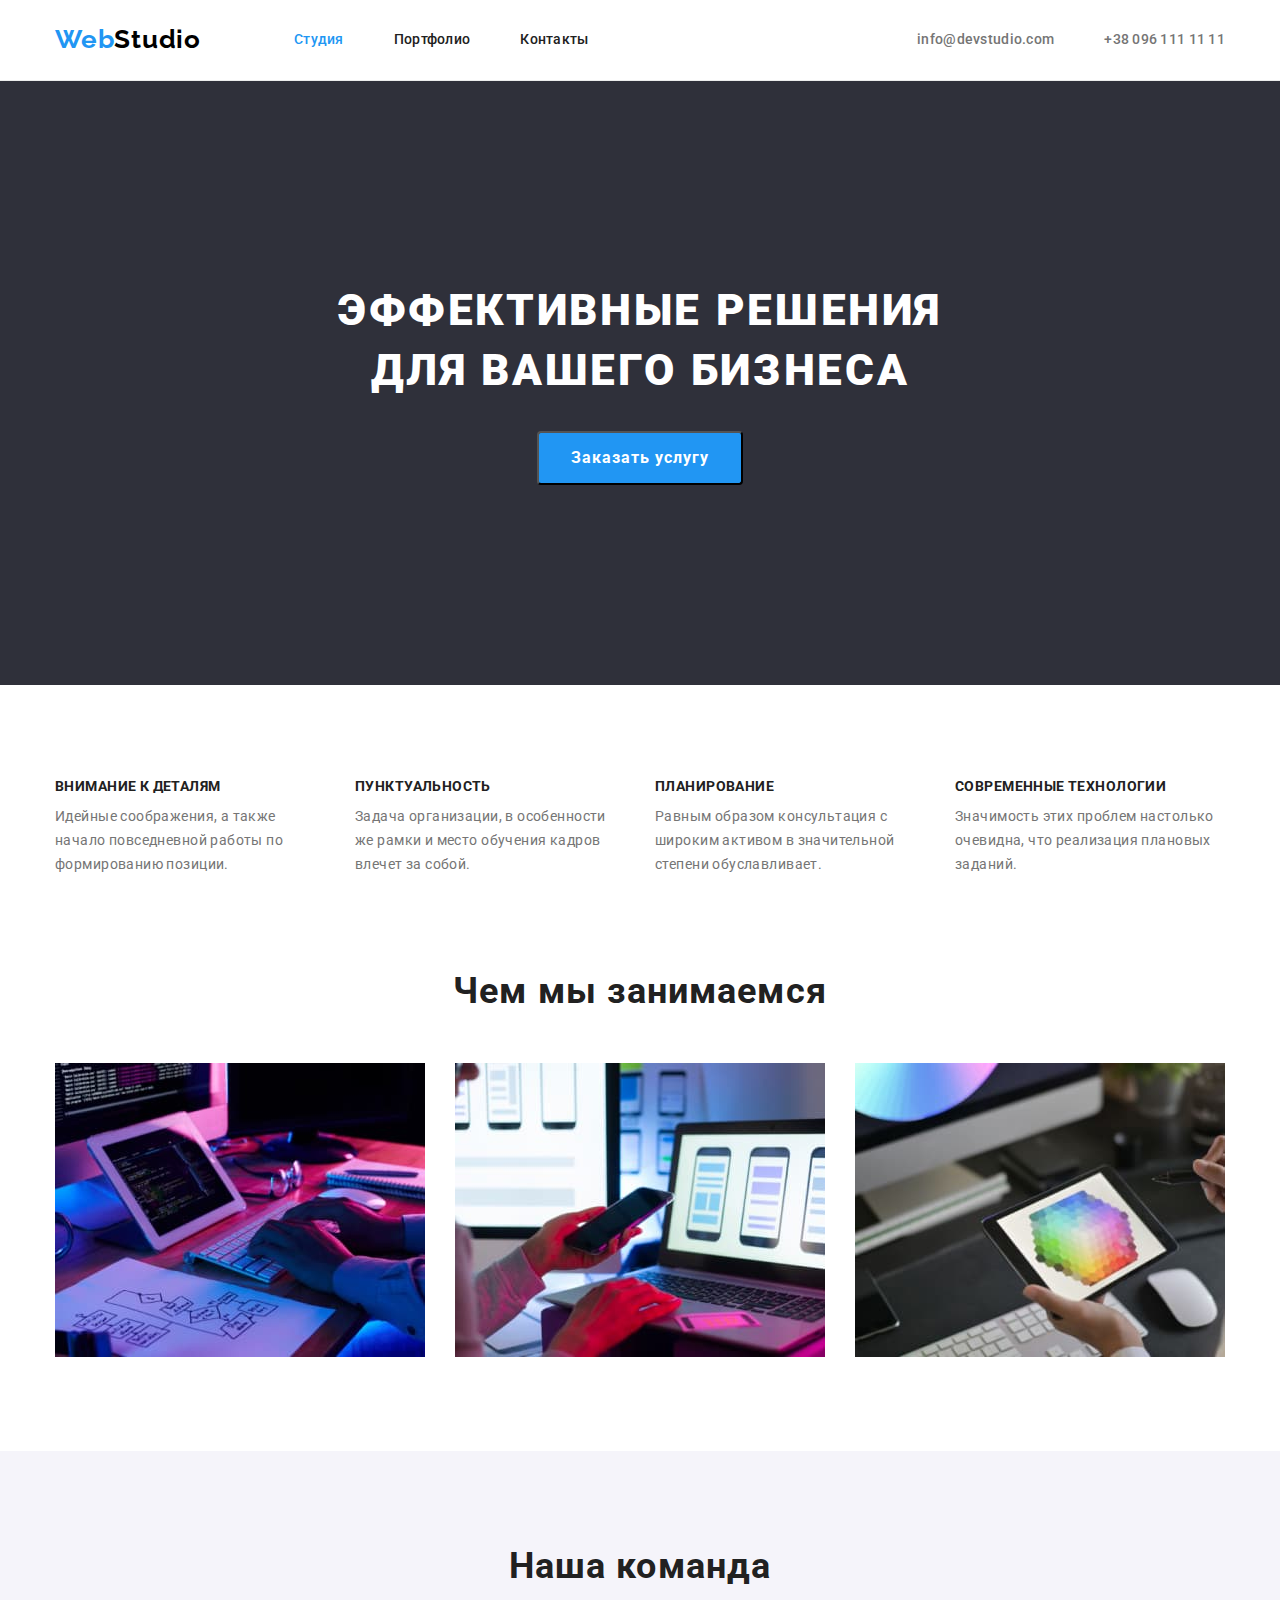
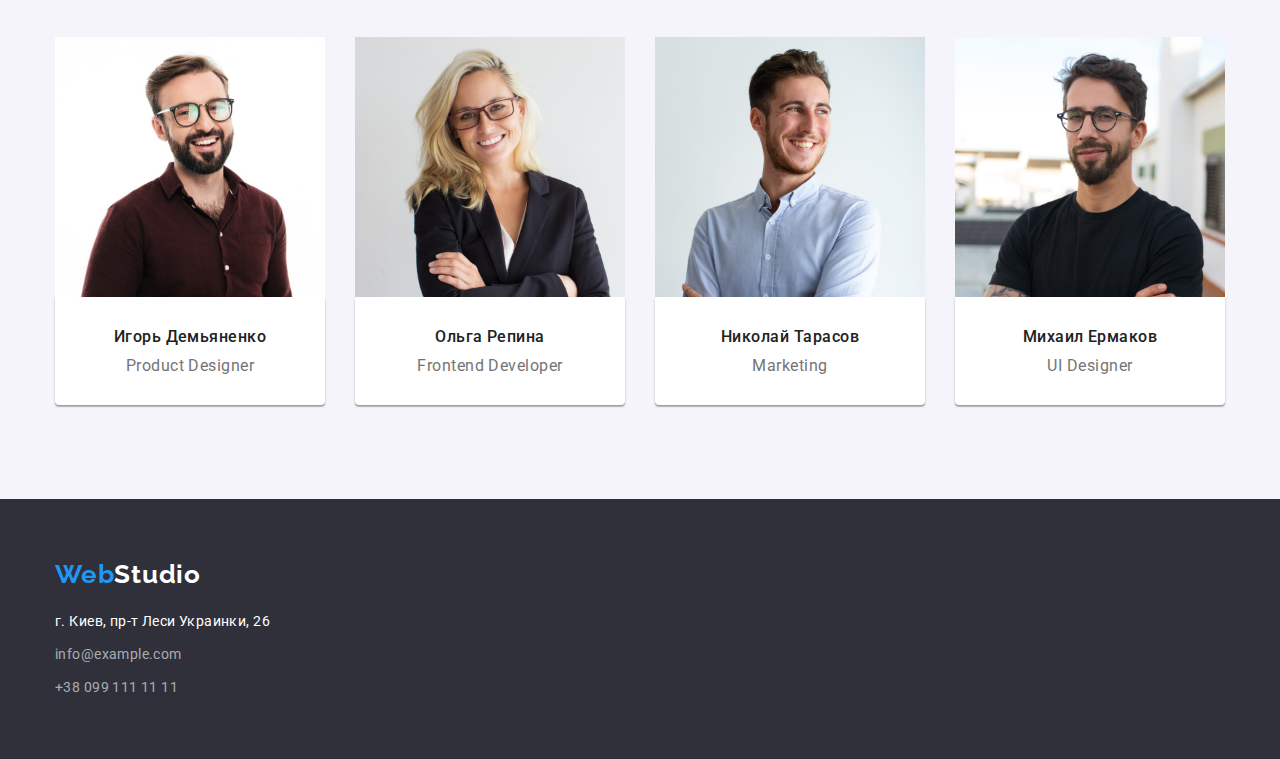
<file: index.html>
<!DOCTYPE html>
<html lang="ru">
  <head>
    <meta charset="UTF-8" />
    <meta http-equiv="X-UA-Compatible" content="IE=edge" />
    <meta name="viewport" content="width=device-width, initial-scale=1.0" />
    <title>goit-markup-hw-03</title>
    <link
      href="https://fonts.googleapis.com/css2?family=Raleway:wght@700&family=Roboto:wght@400;500;700;900&display=swap"
      rel="stylesheet"
    />
    <link rel="stylesheet"
    href=https://cdnjs.cloudflare.com/ajax/libs/modern-normalize/1.1.0/modern-normalize.min.css>
    <link rel="stylesheet" href="./css/styles.css" />
  </head>
  <body>
    <!-----------------------------------------header--------------------------------->

    <header class="header">
      <div class="container">
        <div class="header-flex">
          <a class="logo link" href="./index.html"
            >Web<span class="logo-dark">Studio</span></a
          >
          <nav class="header-nav">
            <ul class="header-list list">
              <li class="header-item">
                <a class="header-link link current" href="./index.html"
                  >Студия</a
                >
              </li>
              <li class="header-item">
                <a class="header-link link" href="./portfolio.html"
                  >Портфолио</a
                >
              </li>
              <li class="header-item">
                <a class="header-link link" href="">Контакты</a>
              </li>
            </ul>
          </nav>
          <ul class="header-mt">
            <li class="header-mail-item list">
              <a class="header-mail-link link" href="mailto:info@devstudio.com"
                >info@devstudio.com</a
              >
            </li>
            <li class="haeder-tel-item list">
              <a class="header-tel-link link" href="tel:+380961111111"
                >+38 096 111 11 11</a
              >
            </li>
          </ul>
        </div>
      </div>
    </header>
    <!-----------------------------------------------hero----------------------------------------->
    <main>
      <section class="hero">
        <div class="container">
          <h1 class="hero-title">Эффективные решения для вашего бизнеса</h1>
          <button class="hero-btn" type="button">Заказать услугу</button>
        </div>
      </section>

      <!-----------------------------------features----------------------------------->
      <section class="features section">
        <div class="container">
          <h2 class="visually-hidden">Особенности</h2>
          <ul class="features-list list">
            <li class="features-item">
              <h3 class="features-title">Внимание к деталям</h3>
              <p class="features-text">
                Идейные соображения, а также начало повседневной работы по
                формированию позиции.
              </p>
            </li>
            <li class="features-item">
              <h3 class="features-title">Пунктуальность</h3>
              <p class="features-text">
                Задача организации, в особенности же рамки и место обучения
                кадров влечет за собой.
              </p>
            </li>
            <li class="features-item">
              <h3 class="features-title">Планирование</h3>
              <p class="features-text">
                Равным образом консультация с широким активом в значительной
                степени обуславливает.
              </p>
            </li>
            <li class="features-item">
              <h3 class="features-title">Современные технологии</h3>
              <p class="features-text">
                Значимость этих проблем настолько очевидна, что реализация
                плановых заданий.
              </p>
            </li>
          </ul>
        </div>
      </section>
      <!-------------------------------------------work--------------------------------->
      <section class="work section">
        <div class="container">
          <h2 class="work-title">Чем мы занимаемся</h2>
          <ul class="work-list list">
            <li class="work-item">
              <img
                class="work-img"
                src="./images/box1.jpg"
                alt="Работа за компьютером"
                width="370"
                height="294"
              />
            </li>
            <li class="work-item">
              <img
                class="work-img"
                src="./images/box2.jpg"
                alt="Смартфон и ноутбук"
                width="370"
                height="294"
              />
            </li>
            <li class="work-item">
              <img
                class="work-img"
                src="./images/box3.jpg"
                alt="Графический дизайн на планшете"
                width="370"
                height="294"
              />
            </li>
          </ul>
        </div>
      </section>
      <!---------------------------------------team------------------------------->
      <section class="team section">
        <div class="container">
          <h2 class="team-title">Наша команда</h2>
          <ul class="team-list list">
            <li class="team-item">
              <img
                class="team-img"
                src="./images/img.jpg"
                alt="Игорь"
                width="270"
                height="260"
              />
              <div class="team-thumb">
                <h3 class="team-item-title">Игорь Демьяненко</h3>
                <p class="team-text" lang="en">Product Designer</p>
              </div>
            </li>
            <li class="team-item">
              <img
                class="team-img"
                src="./images/img1.jpg"
                alt="Ольга"
                width="270"
                height="260"
              />
              <div class="team-thumb">
                <h3 class="team-item-title">Ольга Репина</h3>
                <p class="team-text" lang="en">Frontend Developer</p>
              </div>
            </li>
            <li class="team-item">
              <img
                class="team-img"
                src="./images/img2.jpg"
                alt="Николай"
                width="270"
                height="260"
              />
              <div class="team-thumb">
                <h3 class="team-item-title">Николай Тарасов</h3>
                <p class="team-text" lang="en">Marketing</p>
              </div>
            </li>
            <li class="team-item">
              <img
                class="team-img"
                src="./images/img3.jpg"
                alt="Михаил"
                width="270"
                height="260"
              />
              <div class="team-thumb">
                <h3 class="team-item-title">Михаил Ермаков</h3>
                <p class="team-text" lang="en">UI Designer</p>
              </div>
            </li>
          </ul>
        </div>
      </section>
    </main>
    <!------------------------------------footer-------------------------------->

    <footer class="footer">
      <div class="container">
        <a class="logo link" href="./index.html"
          >Web<span class="logo-light">Studio</span></a
        >
        <address class="adress">
          <ul class="adress-list list">
            <li class="adress-item">
              <a
                class="adress-link link"
                href="https://goo.gl/maps/nZqafxbNamXbDnvg8"
                target="blank"
                rel="noopener noreferrer nofollow"
                >г. Киев, пр-т Леси Украинки, 26</a
              >
            </li>
            <li class="adress-item">
              <a class="adress-mail-link link" href="mailto:info@example.com"
                >info@example.com</a
              >
            </li>
            <li class="adress-item">
              <a class="adress-tel-link link" href="tel:+380991111111"
                >+38 099 111 11 11</a
              >
            </li>
          </ul>
        </address>
      </div>
    </footer>
  </body>
</html>
</file>
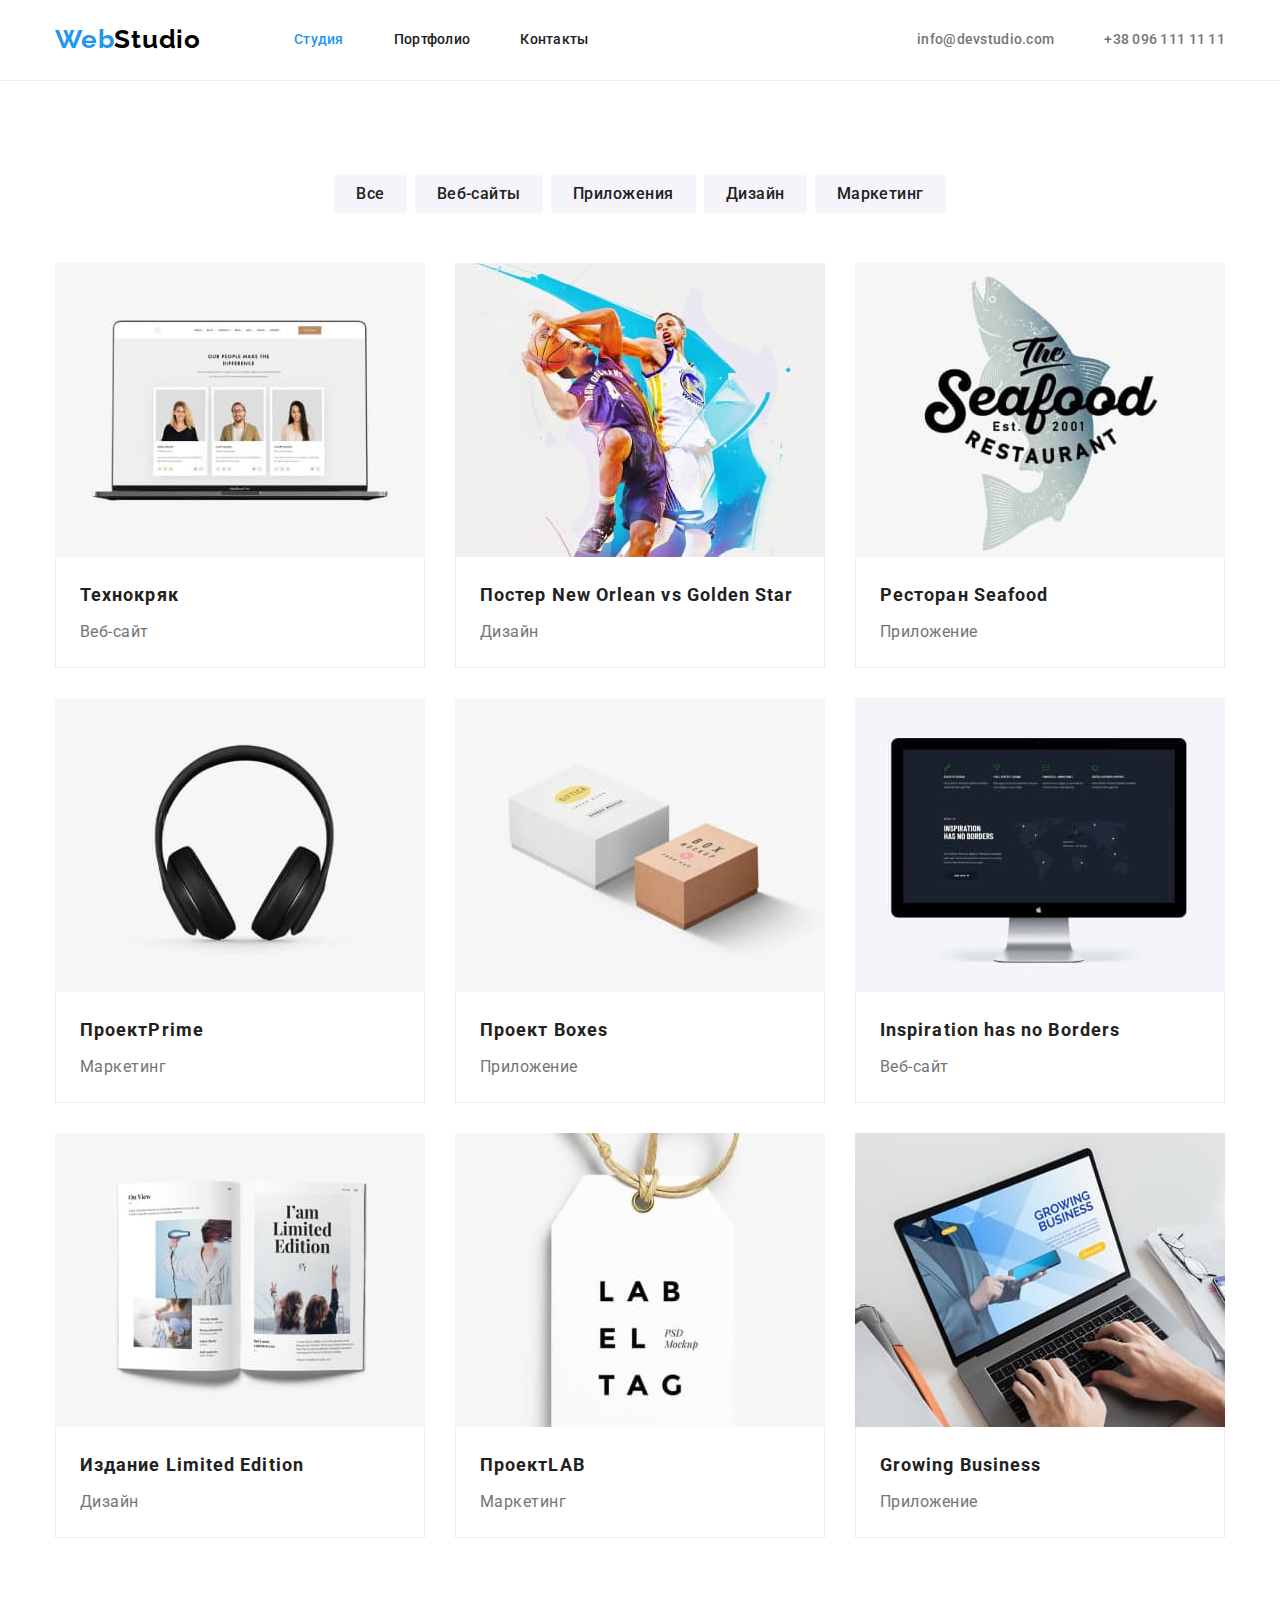
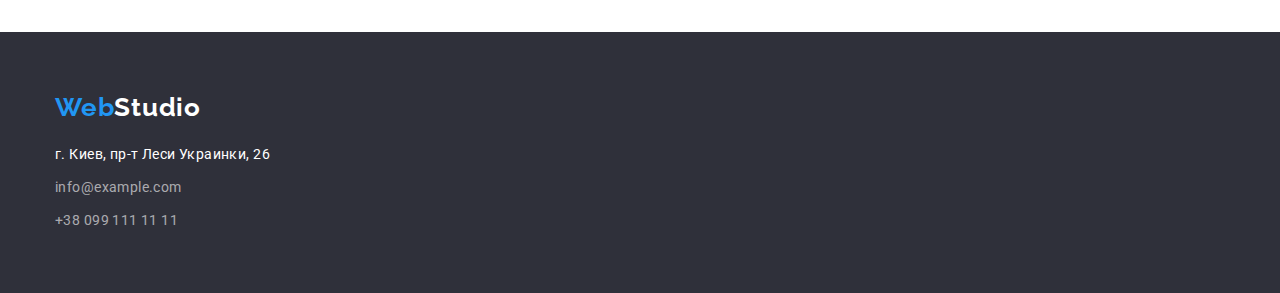
<file: portfolio.html>
<!DOCTYPE html>
<html lang="ru">
  <head>
    <meta charset="UTF-8" />
    <meta http-equiv="X-UA-Compatible" content="IE=edge" />
    <meta name="viewport" content="width=device-width, initial-scale=1.0" />
    <title>goit-markup-hw-03</title>
    <link
      href="https://fonts.googleapis.com/css2?family=Raleway:wght@700&family=Roboto:wght@400;500;700;900&display=swap"
      rel="stylesheet"
    />
    <link rel="stylesheet"
    href=https://cdnjs.cloudflare.com/ajax/libs/modern-normalize/1.1.0/modern-normalize.min.css>
    <link rel="stylesheet" href="./css/styles.css" />
  </head>
  <body>
    <header class="header">
      <div class="container">
        <div class="header-flex">
          <a class="logo link" href="./index.html"
            >Web<span class="logo-dark">Studio</span></a
          >
          <nav class="header-nav">
            <ul class="header-list list">
              <li class="header-item">
                <a class="header-link link current" href="./index.html"
                  >Студия</a
                >
              </li>
              <li class="header-item">
                <a class="header-link link" href="./portfolio.html"
                  >Портфолио</a
                >
              </li>
              <li class="header-item">
                <a class="header-link link" href="">Контакты</a>
              </li>
            </ul>
          </nav>
          <ul class="header-mt">
            <li class="header-mail-item list">
              <a class="header-mail-link link" href="mailto:info@devstudio.com"
                >info@devstudio.com</a
              >
            </li>
            <li class="haeder-tel-item list">
              <a class="header-tel-link link" href="tel:+380961111111"
                >+38 096 111 11 11</a
              >
            </li>
          </ul>
        </div>
      </div>
    </header>

    <main>
      <section class="portfolio section">
        <div class="container">
          <h1 class="visually-hidden">Портфолио</h1>
          <ul class="btn-list list">
            <li class="btn-item">
              <button class="btn" type="button">Все</button>
            </li>
            <li class="btn-item">
              <button class="btn" type="button">Веб-сайты</button>
            </li>
            <li class="btn-item">
              <button class="btn" type="button">Приложения</button>
            </li>
            <li class="btn-item">
              <button class="btn" type="button">Дизайн</button>
            </li>
            <li class="btn-item">
              <button class="btn" type="button">Маркетинг</button>
            </li>
          </ul>

          <ul class="port-list list">
            <li class="port-item">
              <a class="port-link link" href=""
                ><img
                  src="./images/images-portfolio1.jpg"
                  alt="Страница Веб-сайта на ноутбуке"
                  width="370"
                  height="294"
                />
                <div class="port-thumb">
                  <h2 class="port-title">Технокряк</h2>
                  <p class="port-text">Веб-сайт</p>
                </div>
              </a>
            </li>

            <li class="port-item">
              <a class="port-link link" href=""
                ><img
                  src="./images/images-portfolio2.jpg"
                  alt="Два баскетболиста во время игры"
                  width="370"
                  height="294"
                />
                <div class="port-thumb">
                  <h2 class="port-title">
                    Постер <span lang="en">New Orlean vs Golden Star</span>
                  </h2>
                  <p class="port-text">Дизайн</p>
                </div>
              </a>
            </li>

            <li class="port-item">
              <a class="port-link link" href=""
                ><img
                  src="./images/images-portfolio3.jpg"
                  alt="Логотип ресторана Сиафуд"
                  width="370"
                  height="294"
                />
                <div class="port-thumb">
                  <h2 class="port-title">
                    Ресторан <span lang="en">Seafood</span>
                  </h2>
                  <p class="port-text">Приложение</p>
                </div>
              </a>
            </li>

            <li class="port-item">
              <a class="port-link link" href=""
                ><img
                  src="./images/images-portfolio4.jpg"
                  alt="Наушники"
                  width="370"
                  height="294"
                />
                <div class="port-thumb">
                  <h2 class="port-title">Проект<span lang="en">Prime</span></h2>
                  <p class="port-text">Маркетинг</p>
                </div>
              </a>
            </li>

            <li class="port-item">
              <a class="port-link link" href=""
                ><img
                  src="./images/images-portfolio5.jpg"
                  alt="Две коробки"
                  width="370"
                  height="294"
                />
                <div class="port-thumb">
                  <h2 class="port-title">
                    Проект <span lang="en">Boxes</span>
                  </h2>
                  <p class="port-text">Приложение</p>
                </div>
              </a>
            </li>

            <li class="port-item">
              <a class="port-link link" href=""
                ><img
                  src="./images/images-portfolio6.jpg"
                  alt="Монитор с изображением Веб-сайта"
                  width="370"
                  height="294"
                />
                <div class="port-thumb">
                  <h2 class="port-title" lang="en">
                    Inspiration has no Borders
                  </h2>
                  <p class="port-text">Веб-сайт</p>
                </div>
              </a>
            </li>

            <li class="port-item">
              <a class="port-link link" href=""
                ><img
                  src="./images/images-portfolio7.jpg"
                  alt="Развёрнутые страницы журнала"
                  width="370"
                  height="294"
                />
                <div class="port-thumb">
                  <h2 class="port-title">
                    Издание <span lang="en">Limited Edition</span>
                  </h2>
                  <p class="port-text">Дизайн</p>
                </div>
              </a>
            </li>
            <li class="port-item">
              <a class="port-link link" href=""
                ><img
                  src="./images/images-portfolio8.jpg"
                  alt="Бирка"
                  width="370"
                  height="294"
                />
                <div class="port-thumb">
                  <h2 class="port-title">Проект<span lang="en">LAB</span></h2>
                  <p class="port-text">Маркетинг</p>
                </div>
              </a>
            </li>
            <li class="port-item">
              <a class="port-link link" href=""
                ><img
                  src="./images/images-portfolio9.jpg"
                  alt="Работа в приложении на ноутбуке"
                  width="370"
                  height="294"
                />
                <div class="port-thumb">
                  <h2 class="port-title" lang="en">Growing Business</h2>
                  <p class="port-text">Приложение</p>
                </div>
              </a>
            </li>
          </ul>
        </div>
      </section>
    </main>

    <footer class="footer">
      <div class="container">
        <a class="logo link" href="./index.html"
          >Web<span class="logo-light">Studio</span></a
        >
        <address class="adress">
          <ul class="adress-list list">
            <li class="adress-item">
              <a
                class="adress-link link"
                href="https://goo.gl/maps/nZqafxbNamXbDnvg8"
                target="blank"
                rel="noopener noreferrer nofollow"
                >г. Киев, пр-т Леси Украинки, 26</a
              >
            </li>
            <li class="adress-item">
              <a class="adress-mail-link link" href="mailto:info@example.com"
                >info@example.com</a
              >
            </li>
            <li class="adress-item">
              <a class="adress-tel-link link" href="tel:+380991111111"
                >+38 099 111 11 11</a
              >
            </li>
          </ul>
        </address>
      </div>
    </footer>
  </body>
</html>
</file>
<file: css/styles.css>
:root {
  --primary-white-color: #ffffff;
  --secondary-white-color: #f5f4fa;
  --footer-hero-color: #2f303a;
  --accent-color: #2196f3;
  --main-title-color: #212121;
  --primary-text-color: #757575;
  --primary-margin: 30px;
}
body {
  color: var(--primary-text-color);
  font-family: "Roboto", "Montserrat", sans-serif;
}
h1,
h2,
h3,
h4,
h5,
h6,
p,
ul {
  margin: 0;
}
ul {
  padding-left: 0;
}

.list {
  list-style: none;
}
.link {
  text-decoration: none;
}
img {
  display: block;
  max-width: 100%;
  height: auto;
}

.container {
  width: 1200px;
  padding-left: 15px;
  padding-right: 15px;
  margin: 0 auto;
}
.section {
  padding-top: 94px;
  padding-bottom: 94px;
}
/*---------------header----------------------------------------------*/
.header {
  background-color: var(--primary-white-color);
  padding-top: 24px;
  padding-bottom: 25px;
  border-bottom: 1px solid #ececec;
}
.header-flex {
  display: flex;
  align-items: center;
}

.header-nav {
  margin-left: 93px;
}
.header-list {
  display: flex;
}
.header-mt {
  display: flex;
  margin-left: auto;
}

.header-item + .header-item {
  margin-left: 50px;
}
.haeder-tel-item {
  margin-left: 50px;
}

.logo {
  font-family: "Raleway";
  font-weight: 700;
  font-size: 26px;
  line-height: 1.19;
  letter-spacing: 0.03em;
  color: var(--accent-color);
}

.logo-dark {
  color: #000000;
}
.logo-light {
  color: var(--primary-white-color);
}

.header-link,
.header-mail-link,
.header-tel-link {
  font-weight: 500;
  font-size: 14px;
  line-height: 1.14;
  letter-spacing: 0.02em;
  color: var(--main-title-color);
}
.header-link:hover,
.header-link:focus {
  color: var(--accent-color);
}

.header-mail-link,
.header-tel-link {
  color: inherit;
}
.header-mail-link:hover,
.header-mail-link:focus {
  color: var(--accent-color);
}

.header-tel-link:hover,
.header-tel-link:focus {
  color: var(--accent-color);
}
.current {
  color: var(--accent-color);
}

/*---------------hero-------------------------------------------------*/
.hero {
  background-color: var(--footer-hero-color);
  padding-top: 200px;
  padding-bottom: 200px;
}

.hero-title {
  font-weight: 900;
  font-size: 44px;
  line-height: 1.36;
  text-align: center;
  letter-spacing: 0.06em;
  text-transform: uppercase;
  color: var(--primary-white-color);
  max-width: 696px;
  margin-left: auto;
  margin-right: auto;
  margin-bottom: var(--primary-margin);
}

.hero-btn {
  font-family: inherit;
  font-weight: 700;
  font-size: 16px;
  line-height: 1.88;
  text-align: center;
  letter-spacing: 0.06em;
  background-color: var(--accent-color);
  color: var(--primary-white-color);
  cursor: pointer;
  margin: 0 auto;
  display: block;
  padding: 10px 32px;
  border-radius: 4px;
  offset: 0px, 4px rgba(0, 0, 0, 0.15);
}
.hero-btn:hover {
  filter: drop-shadow(0px 4px 4px rgba(0, 0, 0, 0.25));
}
/*-------------------features-----------------------------------*/
.visually-hidden {
  position: absolute;
  white-space: nowrap;
  width: 1px;
  height: 1px;
  overflow: hidden;
  border: 0;
  padding: 0;
  clip: rect(0 0 0 0);
  clip-path: inset(50%);
  margin: -1px;
}

.features-list {
  display: flex;
  margin-left: calc(-1 * var(--primary-margin));
  flex-wrap: wrap;
}
.features-item {
  margin-left: var(--primary-margin);
  flex-basis: calc(100% / 4 - 30px);
}
.features-title {
  font-weight: 700;
  font-size: 14px;
  line-height: 1.14;
  letter-spacing: 0.03em;
  text-transform: uppercase;
  color: var(--main-title-color);
  margin-bottom: 10px;
}

.features-text {
  font-size: 14px;
  line-height: 1.71;
  letter-spacing: 0.03em;
}
/*-----------------------------------------------work----------------------------------------------*/
.work {
  padding-top: 0;
}

.work-list {
  display: flex;
  margin-left: calc(-1 * var(--primary-margin));
  flex-wrap: wrap;
}
.work-item {
  flex-basis: calc(100% / 3 - 30px);
  margin-left: var(--primary-margin);
}

.work-title,
.team-title {
  font-weight: 700;
  font-size: 36px;
  line-height: 1.17;
  text-align: center;
  letter-spacing: 0.03em;
  color: var(--main-title-color);
  margin-bottom: 50px;
}
/*-------------------team------------------------------------------------*/

.team {
  background-color: var(--secondary-white-color);
}
.team-list {
  display: flex;
  margin-left: calc(-1 * var(--primary-margin));
  flex-wrap: wrap;
}
.team-item {
  flex-basis: calc(100% / 4 - 30px);
  margin-left: var(--primary-margin);
}

.team-item-title {
  font-weight: 500;
  font-size: 16px;
  line-height: 1.19;
  text-align: center;
  letter-spacing: 0.03em;
  color: var(--main-title-color);
  margin-bottom: 10px;
}

.team-text {
  font-size: 16px;
  line-height: 1.19;
  text-align: center;
  letter-spacing: 0.03em;
}
.team-thumb {
  background: var(--primary-white-color);
  box-shadow: 0px 1px 3px rgba(0, 0, 0, 0.12), 0px 1px 1px rgba(0, 0, 0, 0.14),
    0px 2px 1px rgba(0, 0, 0, 0.2);
  border-radius: 0px 0px 4px 4px;
  padding-top: var(--primary-margin);
  padding-bottom: var(--primary-margin);
}
/*-----------------footer--------------------------------------------*/

.footer {
  background-color: var(--footer-hero-color);
  padding-top: 60px;
  padding-bottom: 60px;
}

.footer .logo {
  display: block;
  margin-bottom: 20px;
}
a.adress-link {
  color: var(--primary-white-color);
}
.adress-link,
.adress-mail-link,
.adress-tel-link {
  font-style: normal;
  font-size: 14px;
  line-height: 1.71;
  letter-spacing: 0.03em;
  color: rgba(255, 255, 255, 0.6);
}
.adress-item:not(:last-child) {
  margin-bottom: 9px;
}

.adress-mail-link:hover,
.adress-mail-link:focus,
.adress-tel-link:hover,
.adress-tel-link:focus {
  color: var(--primary-white-color);
}
/*-------------------Portfolio-----------------------------------------*/
.btn-list {
  display: flex;
  margin-bottom: 50px;
  margin-left: auto;
  margin-right: auto;
  justify-content: center;
}
.btn-item + .btn-item {
  margin-left: 8px;
}
.btn {
  font-family: inherit;
  background-color: var(--secondary-white-color);
  font-weight: 500;
  font-size: 16px;
  line-height: 1.63;
  text-align: center;
  letter-spacing: 0.03em;
  color: var(--main-title-color);
  cursor: pointer;
  padding: 6px 22px;
  border-radius: 4px;
  border: 0;
}
.btn:hover,
.btn:focus {
  background-color: var(--accent-color);
  color: var(--secondary-white-color);
}
.port-list {
  display: flex;
  flex-wrap: wrap;
  margin-left: calc(-1 * var(--primary-margin));
  margin-bottom: calc(-1 * var(--primary-margin));
}

.port-item {
  margin-left: var(--primary-margin);
  margin-bottom: var(--primary-margin);
  flex-basis: calc(100% / 3 - 30px);
}

.port-title {
  font-size: 18px;
  line-height: 2;
  letter-spacing: 0.06em;
  color: var(--main-title-color);
  margin-bottom: 4px;
}
.port-text {
  font-size: 16px;
  line-height: 1.88;
  letter-spacing: 0.03em;
  color: var(--primary-text-color);
}
.port-thumb {
  padding: 20px 24px;
  border-right: 1px solid #eeeeee;
  border-bottom: 1px solid #eeeeee;
  border-left: 1px solid #eeeeee;
}
</file>
